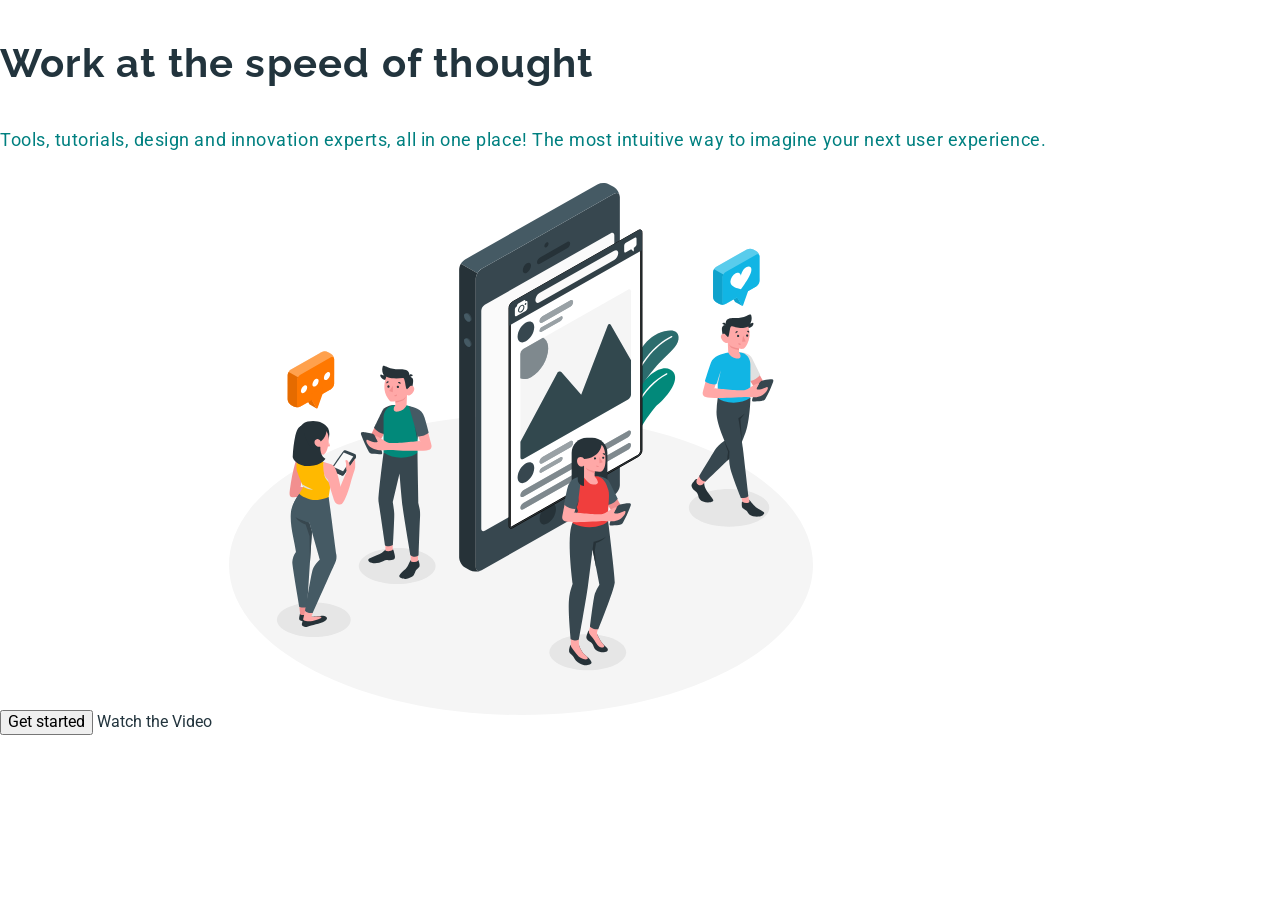
<file: html/module-2/index.html>
<!doctype html>
<html lang="en">
  <head>
    <meta charset="UTF-8" />
    <meta name="viewport" content="width=device-width, initial-scale=1.0" />
    <title>Document</title>

    <link
      rel="stylesheet"
      href="https://cdnjs.cloudflare.com/ajax/libs/modern-normalize/3.0.1/modern-normalize.min.css"
      integrity="sha512-q6WgHqiHlKyOqslT/lgBgodhd03Wp4BEqKeW6nNtlOY4quzyG3VoQKFrieaCeSnuVseNKRGpGeDU3qPmabCANg=="
      crossorigin="anonymous"
      referrerpolicy="no-referrer"
    />

    <link rel="preconnect" href="https://fonts.googleapis.com" />
    <link rel="preconnect" href="https://fonts.gstatic.com" crossorigin />
    <link
      href="https://fonts.googleapis.com/css2?family=Raleway:wght@700&family=Roboto:wght@100..900&display=swap"
      rel="stylesheet"
    />

    <link rel="stylesheet" href="./css/styles.css" />
  </head>
  <body>
    <section id="hero" class="hero-section">
      <h1 class="hero-title">Work at the speed of thought</h1>
      <p class="hero-text text red">
        Tools, tutorials, design and innovation experts, all in one place! The
        most intuitive way to imagine your next user experience.
      </p>

      <button class="hero-btn" type="button">Get started</button>
      <a class="hero-link" href="">Watch the Video</a>

      <img
        class="hero-img"
        src="./images/hero-img.svg"
        alt="characters with devices"
      />
    </section>
  </body>
</html>
</file>
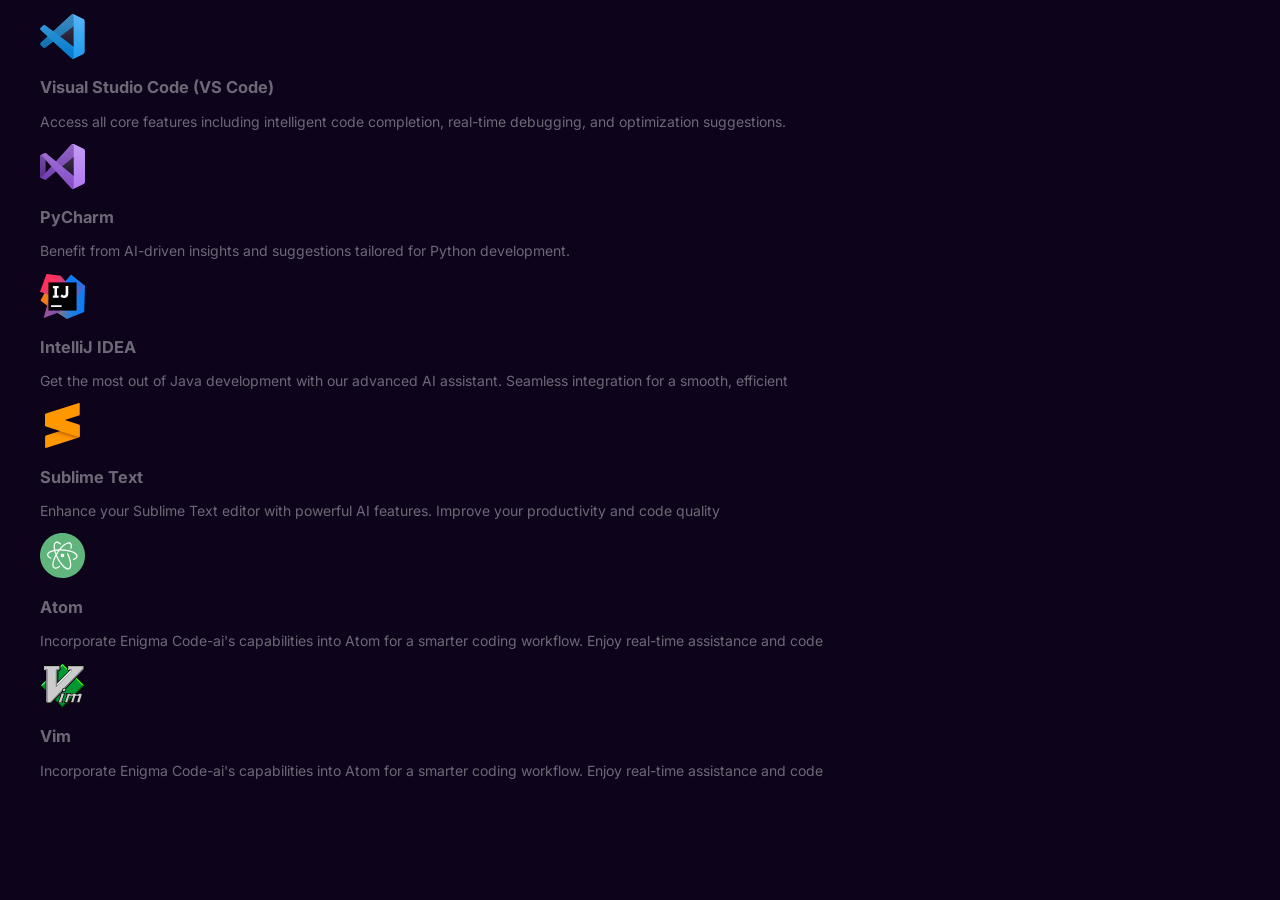
<file: html/module-3/index.html>
<!doctype html>
<html lang="en">
  <head>
    <meta charset="UTF-8" />
    <meta name="viewport" content="width=device-width, initial-scale=1.0" />
    <title>Document</title>

    <link
      rel="stylesheet"
      href="https://cdnjs.cloudflare.com/ajax/libs/modern-normalize/3.0.1/modern-normalize.min.css"
      integrity="sha512-q6WgHqiHlKyOqslT/lgBgodhd03Wp4BEqKeW6nNtlOY4quzyG3VoQKFrieaCeSnuVseNKRGpGeDU3qPmabCANg=="
      crossorigin="anonymous"
      referrerpolicy="no-referrer"
    />

    <link rel="preconnect" href="https://fonts.googleapis.com" />
    <link rel="preconnect" href="https://fonts.gstatic.com" crossorigin />
    <link
      href="https://fonts.googleapis.com/css2?family=Inter:ital,opsz,wght@0,14..32,100..900;1,14..32,100..900&display=swap"
      rel="stylesheet"
    />

    <link rel="stylesheet" href="./css/styles.css" />
  </head>
  <body>
    <section class="section">
      <div class="container">
        <ul class="list">
          <li class="item">
            <img
              src="./images/visual-studio-code.svg"
              alt="visual studio code"
            />
            <h3 class="title">Visual Studio Code (VS Code)</h3>
            <p class="text">
              Access all core features including intelligent code completion,
              real-time debugging, and optimization suggestions.
            </p>
          </li>

          <li class="item">
            <img src="./images/visual-studio.svg" alt="visual studio" />
            <h3 class="title">PyCharm</h3>
            <p class="text">
              Benefit from AI-driven insights and suggestions tailored for
              Python development.
            </p>
          </li>

          <li class="item">
            <img src="./images/intellij-idea.svg" alt="intellij idea" />
            <h3 class="title">IntelliJ IDEA</h3>
            <p class="text">
              Get the most out of Java development with our advanced AI
              assistant. Seamless integration for a smooth, efficient
            </p>
          </li>

          <li class="item">
            <img src="./images/sublime-text.svg" alt="sublime text" />
            <h3 class="title">Sublime Text</h3>
            <p class="text">
              Enhance your Sublime Text editor with powerful AI features.
              Improve your productivity and code quality
            </p>
          </li>

          <li class="item">
            <img src="./images/atom.svg" alt="atom" />
            <h3 class="title">Atom</h3>
            <p class="text">
              Incorporate Enigma Code-ai's capabilities into Atom for a smarter
              coding workflow. Enjoy real-time assistance and code
            </p>
          </li>

          <li class="item">
            <img src="./images/vim.svg" alt="vim" />
            <h3 class="title">Vim</h3>
            <p class="text">
              Incorporate Enigma Code-ai's capabilities into Atom for a smarter
              coding workflow. Enjoy real-time assistance and code
            </p>
          </li>
        </ul>
      </div>
    </section>
  </body>
</html>
</file>
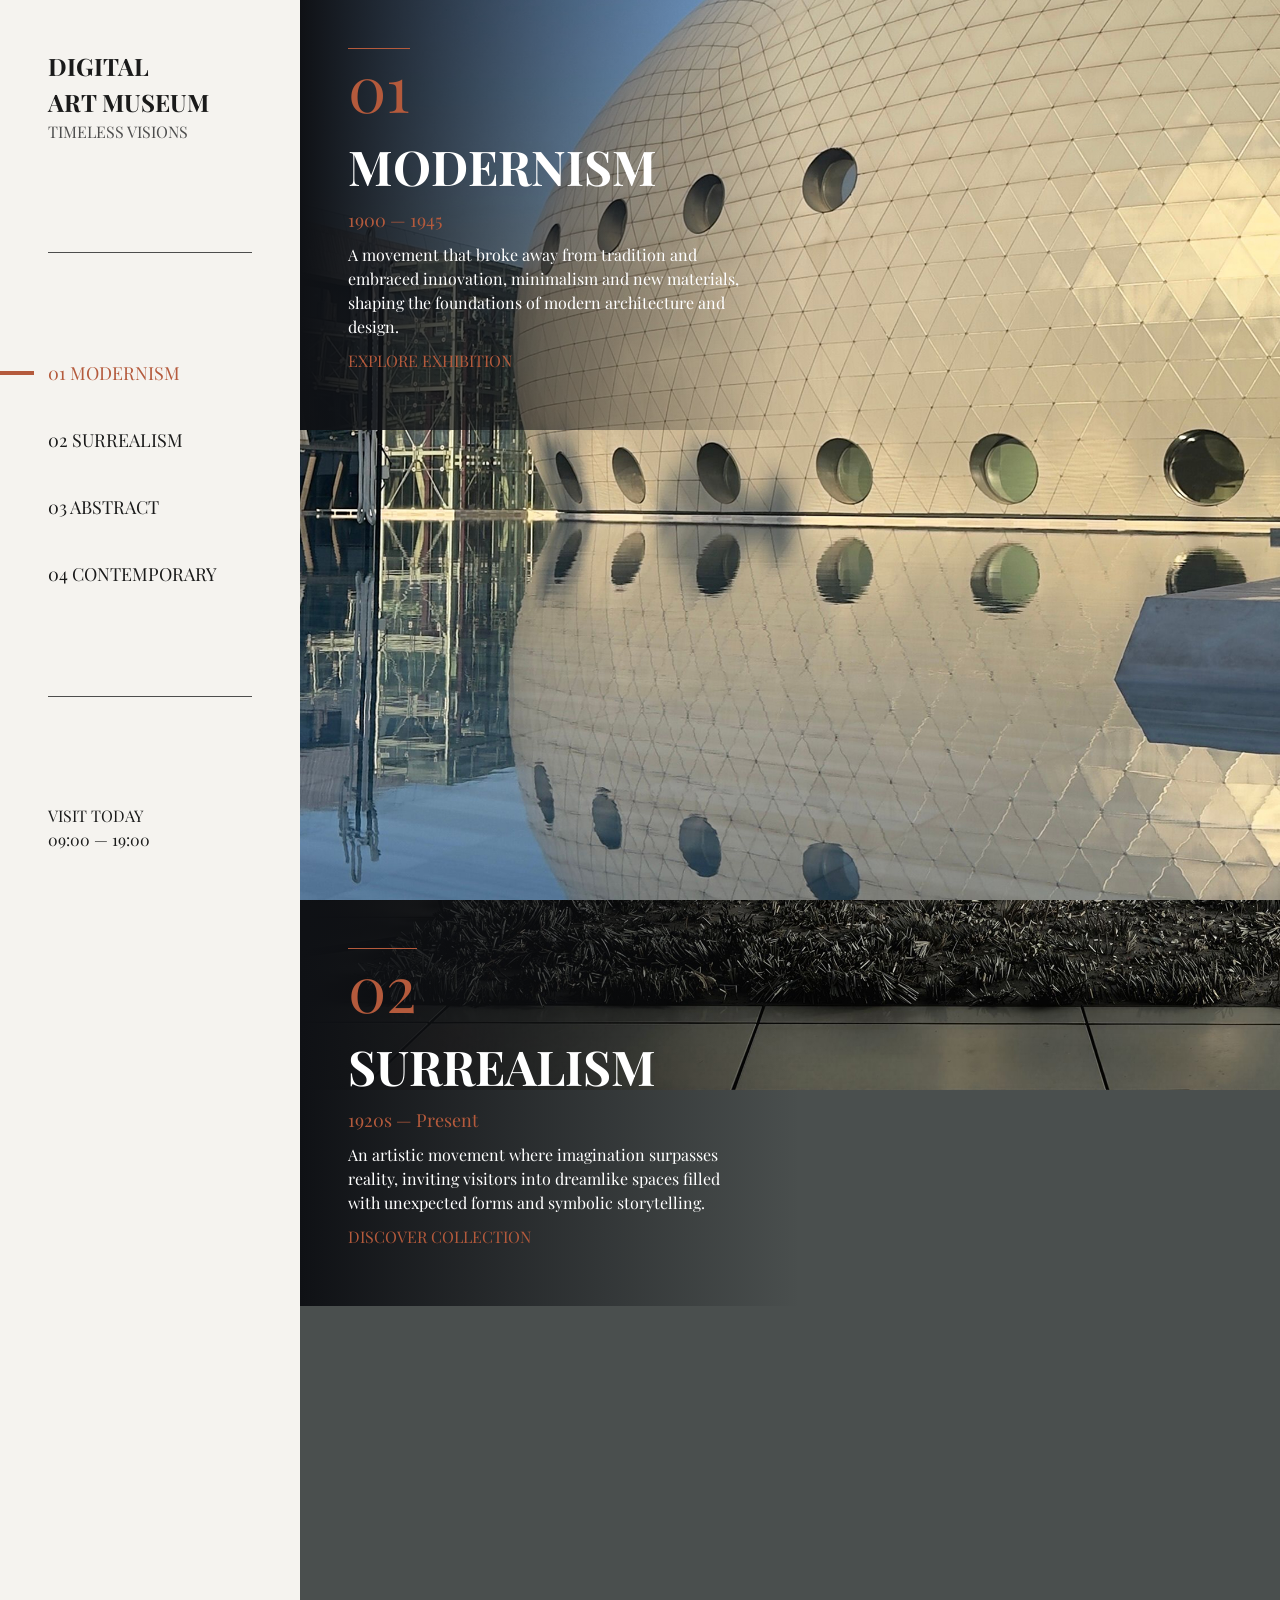
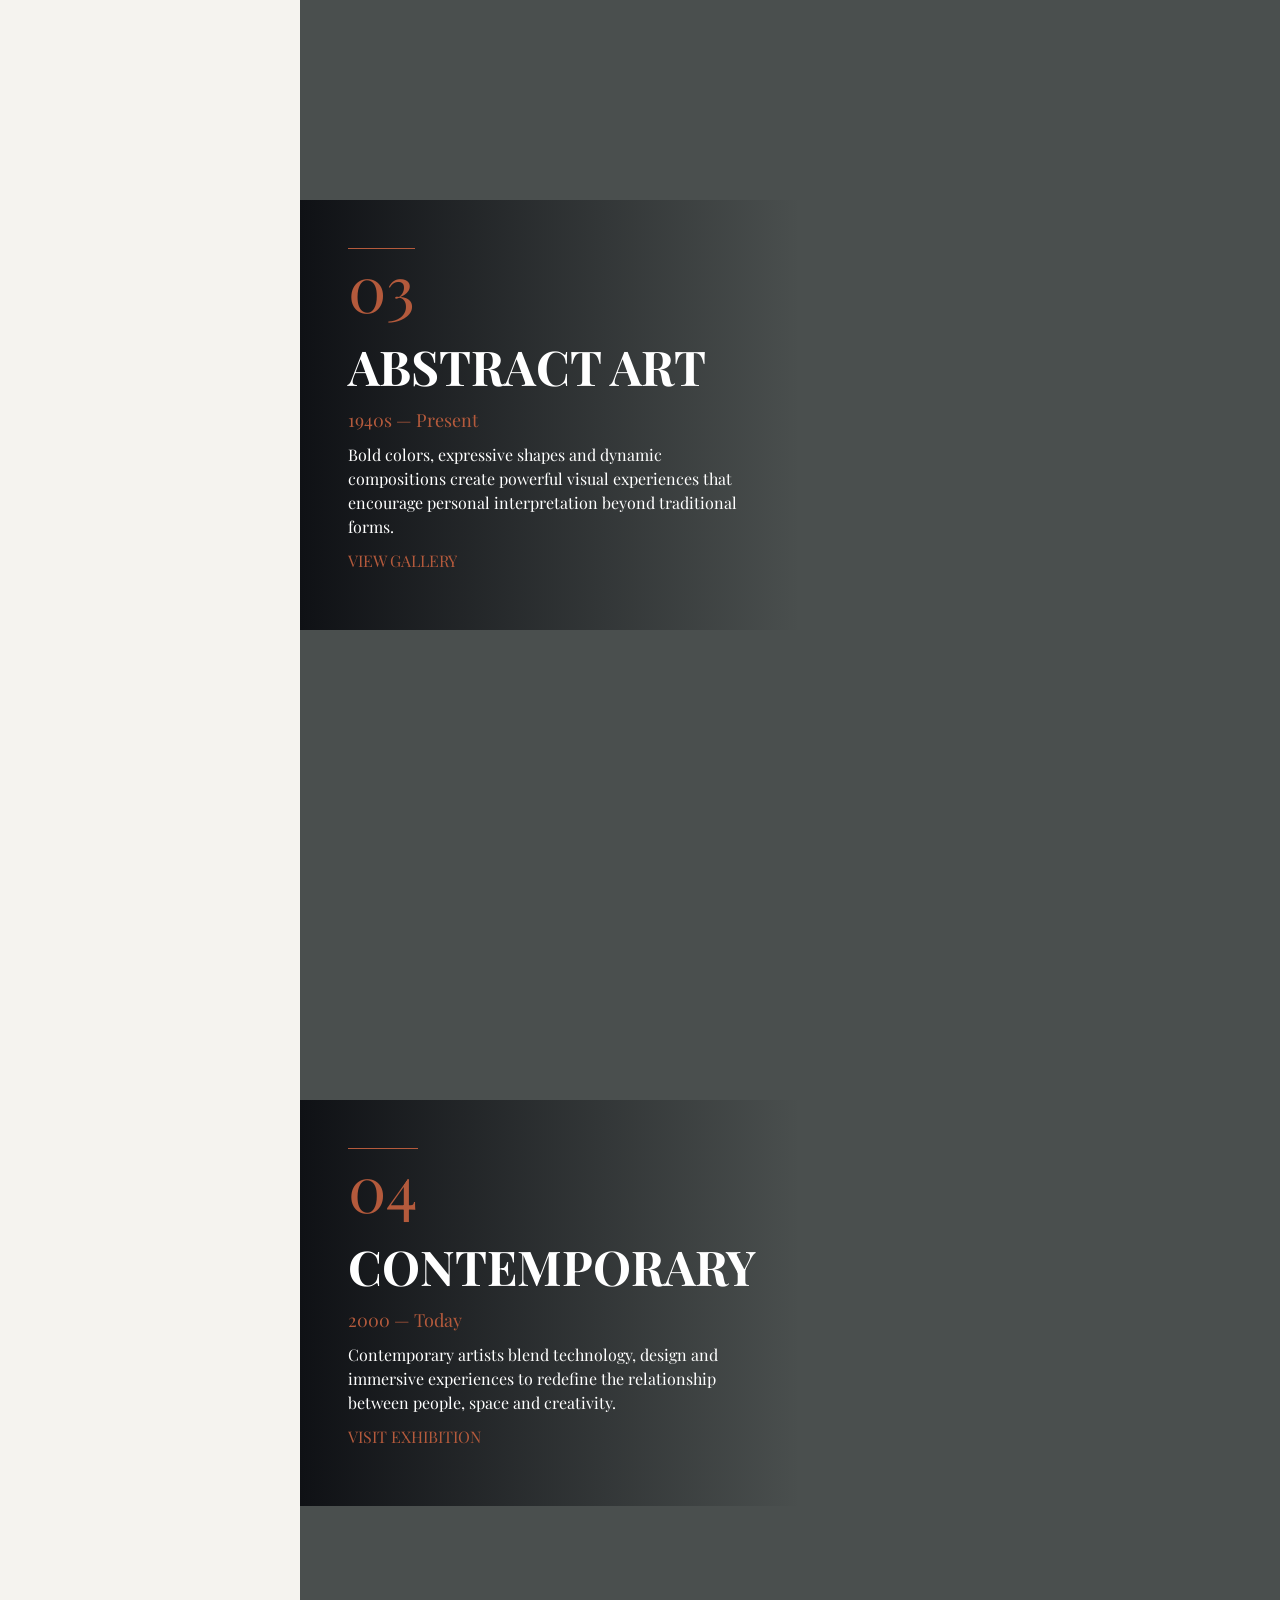
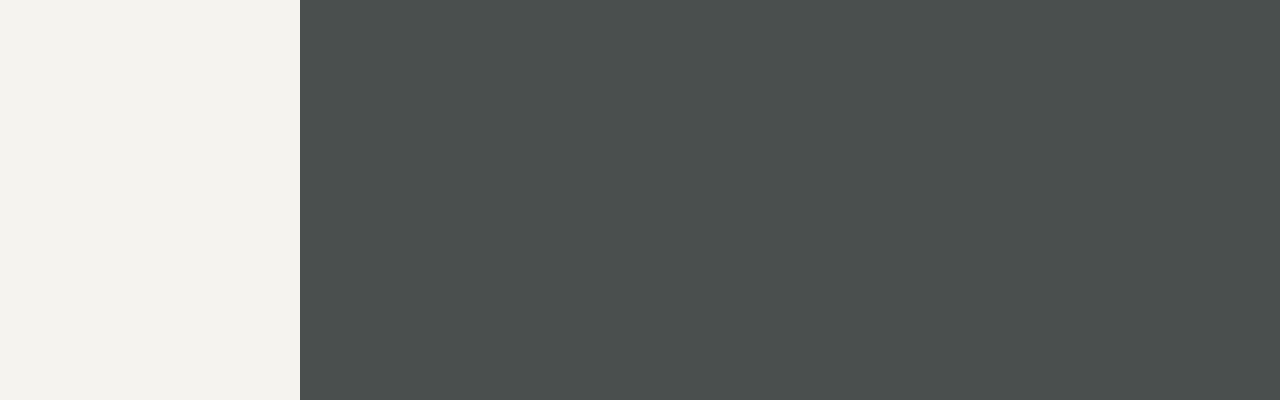
<file: html/module-4/index.html>
<!doctype html>
<html lang="uk">
  <head>
    <meta charset="UTF-8" />
    <meta name="viewport" content="width=device-width, initial-scale=1.0" />
    <meta
      name="description"
      content="Digital Art Museum — онлайн-експозиція мистецьких напрямів."
    />
    <title>Digital Art Museum</title>
    <link
      rel="stylesheet"
      href="https://cdnjs.cloudflare.com/ajax/libs/modern-normalize/3.0.1/modern-normalize.min.css"
      integrity="sha512-q6WgHqiHlKyOqslT/lgBgodhd03Wp4BEqKeW6nNtlOY4quzyG3VoQKFrieaCeSnuVseNKRGpGeDU3qPmabCANg=="
      crossorigin="anonymous"
      referrerpolicy="no-referrer"
    />
    <link rel="preconnect" href="https://fonts.googleapis.com" />
    <link rel="preconnect" href="https://fonts.gstatic.com" crossorigin />
    <link
      href="https://fonts.googleapis.com/css2?family=Playfair+Display:wght@400..900&display=swap"
      rel="stylesheet"
    />
    <link rel="stylesheet" href="./css/styles.css" />
  </head>
  <body>
    <div class="museum">
      <aside class="sidebar">
        <a class="logo" href="./index.html">
          DIGITAL <br />
          ART MUSEUM
          <span>TIMELESS VISIONS</span>
        </a>

        <span class="sidebar-line"></span>

        <nav class="navigation">
          <ol class="navigation-list">
            <li>
              <a
                class="navigation-link is-active"
                href="#modernism"
                aria-current="page"
              >
                01 Modernism
              </a>
            </li>
            <li>
              <a class="navigation-link" href="#surrealism"> 02 Surrealism </a>
            </li>
            <li>
              <a class="navigation-link" href="#abstract"> 03 Abstract </a>
            </li>
            <li>
              <a class="navigation-link" href="#contemporary">
                04 Contemporary
              </a>
            </li>
          </ol>
        </nav>

        <span class="sidebar-line"></span>

        <div class="visit">
          <p>VISIT TODAY</p>
          <span>09:00 — 19:00</span>
        </div>
      </aside>

      <main class="exhibitions">
        <ol class="exhibitions-list">
          <li class="exhibition exhibition-modernism" id="modernism">
            <article class="exhibition-content">
              <span class="exhibition-number">01</span>
              <h2 class="exhibition-title">Modernism</h2>
              <p class="exhibition-period">1900 — 1945</p>
              <p class="exhibition-description">
                A movement that broke away from tradition and embraced
                innovation, minimalism and new materials, shaping the
                foundations of modern architecture and design.
              </p>

              <a class="exhibition-link" href="#modernism"
                >Explore exhibition</a
              >
            </article>
          </li>

          <li class="exhibition exhibition-surrealism" id="surrealism">
            <article class="exhibition-content">
              <span class="exhibition-number">02</span>
              <h2 class="exhibition-title">Surrealism</h2>
              <p class="exhibition-period">1920s — Present</p>
              <p class="exhibition-description">
                An artistic movement where imagination surpasses reality,
                inviting visitors into dreamlike spaces filled with unexpected
                forms and symbolic storytelling.
              </p>
              <a class="exhibition-link" href="#surrealism"
                >Discover collection</a
              >
            </article>
          </li>

          <li class="exhibition exhibition-abstract" id="abstract">
            <article class="exhibition-content">
              <span class="exhibition-number">03</span>
              <h2 class="exhibition-title">Abstract Art</h2>
              <p class="exhibition-period">1940s — Present</p>
              <p class="exhibition-description">
                Bold colors, expressive shapes and dynamic compositions create
                powerful visual experiences that encourage personal
                interpretation beyond traditional forms.
              </p>
              <a class="exhibition-link" href="#abstract">View gallery</a>
            </article>
          </li>

          <li class="exhibition exhibition-contemporary" id="contemporary">
            <article class="exhibition-content">
              <span class="exhibition-number">04</span>
              <h2 class="exhibition-title">Contemporary</h2>
              <p class="exhibition-period">2000 — Today</p>
              <p class="exhibition-description">
                Contemporary artists blend technology, design and immersive
                experiences to redefine the relationship between people, space
                and creativity.
              </p>
              <a class="exhibition-link" href="#contemporary"
                >Visit exhibition</a
              >
            </article>
          </li>
        </ol>
      </main>
    </div>
  </body>
</html>
</file>
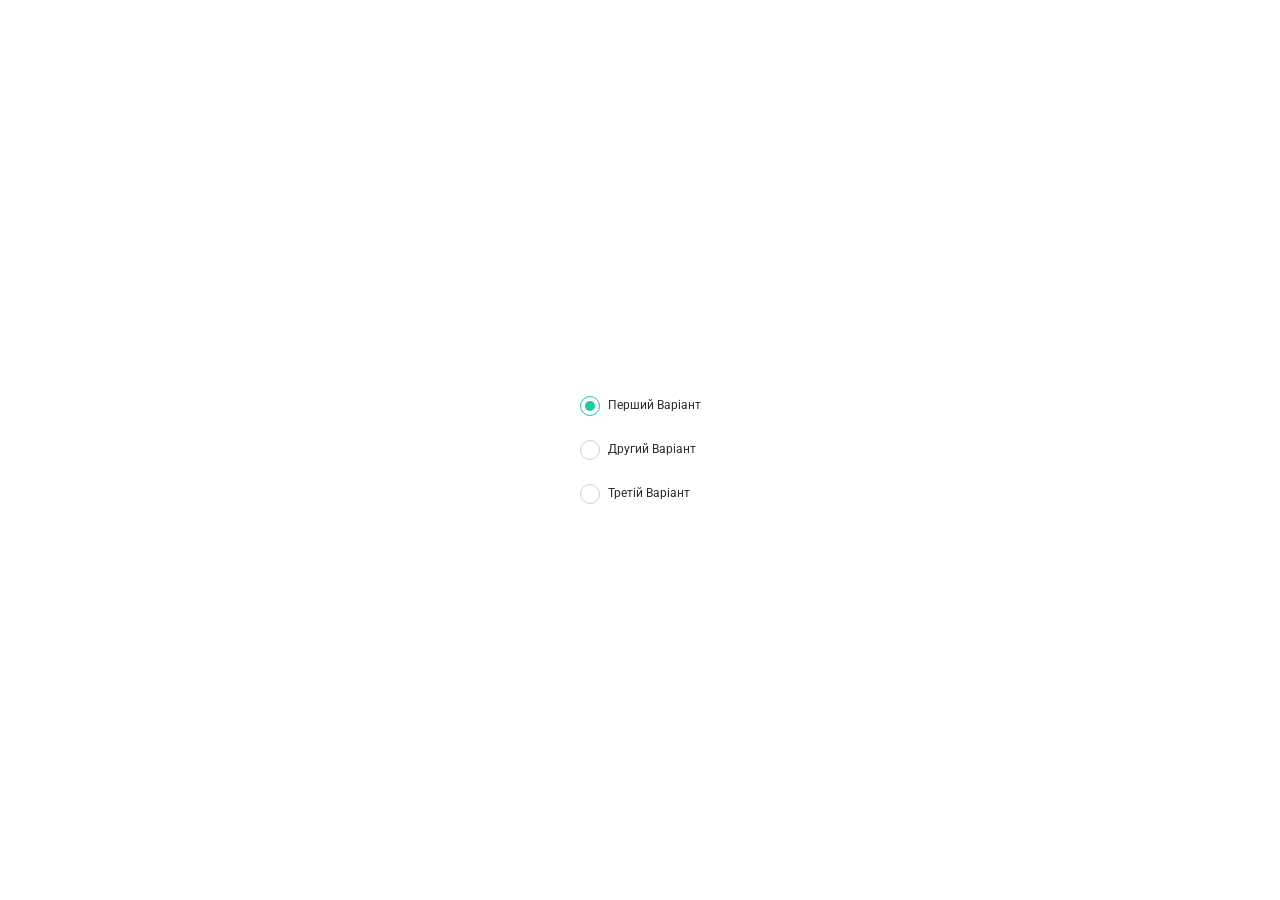
<file: html/module-5/index.html>
<!doctype html>
<html lang="en">
  <head>
    <meta charset="UTF-8" />
    <meta name="viewport" content="width=device-width, initial-scale=1.0" />
    <title>Document</title>
    <link
      rel="stylesheet"
      href="https://cdnjs.cloudflare.com/ajax/libs/modern-normalize/3.0.1/modern-normalize.min.css"
      integrity="sha512-q6WgHqiHlKyOqslT/lgBgodhd03Wp4BEqKeW6nNtlOY4quzyG3VoQKFrieaCeSnuVseNKRGpGeDU3qPmabCANg=="
      crossorigin="anonymous"
      referrerpolicy="no-referrer"
    />

    <link rel="preconnect" href="https://fonts.googleapis.com" />
    <link rel="preconnect" href="https://fonts.gstatic.com" crossorigin />
    <link
      href="https://fonts.googleapis.com/css2?family=Roboto:wght@100..900&display=swap"
      rel="stylesheet"
    />

    <link rel="stylesheet" href="./css/styles.css" />
  </head>
  <body>
    <div class="radio-wrapper">
      <div class="radio-field">
        <input
          class="radio sr-only"
          id="radio-option-1"
          type="radio"
          name="radio-options"
          checked
        />
        <label class="label" for="radio-option-1">
          <span class="custom-radio"></span>Перший варіант</label
        >
      </div>

      <div class="radio-field">
        <input
          class="radio sr-only"
          id="radio-option-2"
          type="radio"
          name="radio-options"
        />
        <label class="label" for="radio-option-2"
          ><span class="custom-radio"></span>Другий варіант</label
        >
      </div>

      <div class="radio-field">
        <input
          class="radio sr-only"
          id="radio-option-3"
          type="radio"
          name="radio-options"
        />
        <label class="label" for="radio-option-3"
          ><span class="custom-radio"></span>Третій варіант</label
        >
      </div>
    </div>
  </body>
</html>
</file>
<file: html/module-2/css/styles.css>
body {
  font-family: 'Roboto', sans-serif;
  background-color: #fff;
  font-size: 16px;
  color: #22343d;
}

a {
  color: currentColor;
  /* color: inherit; */
  text-decoration: none;
}

ul,
ol {
  list-style-type: none;
}

button {
  cursor: pointer;
}

.hero-title {
  font-family: 'Raleway', sans-serif;
  font-size: 40px;
  line-height: 1.5;
  letter-spacing: 0.03em;
}

.hero-text.text {
  font-size: 18px;
  line-height: 1.56;
  letter-spacing: 0.03em;
  color: teal;
}
</file>
<file: html/module-3/css/styles.css>
body {
  font-family: 'Inter', sans-serif;
  background-color: #0d041c;
  color: rgba(255, 255, 255, 0.4);
  font-size: 14px;
}

ul {
  list-style-type: none;
}
</file>
<file: html/module-4/css/styles.css>
html {
  scroll-behavior: smooth;
}

body {
  font-family: 'Playfair Display', serif;
  color: #fff;
  font-size: 16px;
  background: #f5f3ef;
}

a {
  color: inherit;
  text-decoration: none;
}

ul,
ol {
  padding: 0;
  margin: 0;
  list-style-type: none;
}

h1,
h2,
h3,
h4,
h5,
h6,
p {
  margin: 0;
}

.museum {
  display: flex;
  max-width: 1440px;
  margin: 0 auto;
}

.sidebar {
  position: sticky;
  top: 0;
  display: flex;
  flex-direction: column;
  gap: 40px;
  justify-content: space-between;
  height: 100vh;
  width: 300px;
  padding: 48px;
}

.logo {
  display: flex;
  flex-direction: column;
  font-weight: 700;
  font-size: 24px;
  line-height: 1.5;
  text-transform: uppercase;
  color: #1a1a1a;
}

.logo span {
  font-weight: 400;
  font-size: 16px;
  line-height: 1.5;
  text-transform: uppercase;
  color: #4d4d4d;
}

.sidebar-line {
  height: 1px;
  width: 100%;
  flex-shrink: 0;
  background-color: #4d4d4d;
}

.navigation-list {
  display: flex;
  flex-direction: column;
  gap: 40px;
}

.navigation-link {
  position: relative;
  font-size: 18px;
  line-height: 1.5;
  text-transform: uppercase;
  color: #1a1a1a;

  transition: color 250ms ease-in-out;
}

.navigation-link:hover,
.navigation-link:focus,
.navigation-link.is-active {
  color: #b45a3c;
}

.navigation-link.is-active::before {
  content: '';
  position: absolute;
  top: 50%;
  right: calc(100% + 14px);

  transform: translateY(-50%);

  width: 34px;
  height: 4px;

  background: #b45a3c;
}

.visit {
  line-height: 1.5;
  text-transform: uppercase;
  color: #1a1a1a;
}

.exhibitions {
  flex-grow: 1;
}

.exhibition {
  min-height: min(100vh, 1100px);
  background-color: #4a4f4e;
  background-size: cover;
  background-position: center;
  background-repeat: no-repeat;
  background-attachment: fixed;
}

.exhibition-modernism {
  background-image: url(../images/modernism.jpg);
}

.exhibition-surrealism {
  background-image: url(../images/sur.jpg);
}

.exhibition-abstract {
  background-image: url(../images/abstarct.jpg);
}

.exhibition-contemporary {
  background-image: url(../images/CONTEMPORARY.jpg);
}

.exhibition-content {
  width: 500px;
  padding: 48px;

  background: linear-gradient(270deg, rgba(15, 17, 21, 0) 0%, #0f1115 100%);
}

.exhibition-number {
  display: inline-block;
  margin-bottom: 10px;
  border-top: 1px solid #b45a3c;

  font-size: 64px;
  line-height: 1.1875;
  color: #b45a3c;
}

.exhibition-title {
  margin-bottom: 10px;
  font-size: 48px;
  line-height: 1.33;
  text-transform: uppercase;
}

.exhibition-period {
  margin-bottom: 10px;
  color: #b45a3c;
  font-size: 18px;
  line-height: 1.33;
}

.exhibition-description {
  margin-bottom: 10px;
  line-height: 1.5;
}

.exhibition-link {
  position: relative;
  display: inline-block;
  overflow: hidden;
  padding-bottom: 6px;
  line-height: 1.5;
  text-transform: uppercase;
  color: #b45a3c;
}

.exhibition-link::after {
  content: '';
  position: absolute;
  left: 0;
  bottom: 0;

  width: 100%;
  height: 2px;

  /* transform: translateY(0); */
  transform: scaleX(0);
  transform-origin: right;

  background: #b45a3c;

  transition: transform 250ms ease-in-out;
}

.exhibition-link:hover::after,
.exhibition-link:focus::after {
  transform: scaleX(1);
  transform-origin: left;

  /* transform: translateY(-4px); */
}
</file>
<file: html/module-5/css/styles.css>
body {
  font-family: 'Roboto', sans-serif;
  background-color: #fff;
  color: #2c2c2e;
  display: flex;
  align-items: center;
  justify-content: center;
  min-height: 100vh;
}

.sr-only {
  position: absolute;
  white-space: nowrap;
  width: 1px;
  height: 1px;
  overflow: hidden;
  border: 0;
  padding: 0;
  clip: rect(0 0 0 0);
  clip-path: inset(100%);
  margin: -1px;
}

.radio-wrapper {
  display: flex;
  flex-direction: column;
  gap: 24px;
}

.label {
  display: flex;
  align-items: center;
  gap: 8px;

  font-size: 12px;
  text-transform: capitalize;
}

.custom-radio {
  position: relative;
  width: 20px;
  height: 20px;
  border: 1px solid currentColor;
  border-radius: 50%;
  color: #d1d1d6;
}

.custom-radio::after {
  content: '';
  position: absolute;
  top: 50%;
  left: 50%;
  transform: translate(-50%, -50%);

  width: 10px;
  height: 10px;
  border-radius: 50%;
  background-color: currentColor;
  opacity: 0;
}

.label:hover .custom-radio {
  color: #aeaeb2;
}

.radio:focus-visible + .label > .custom-radio {
  color: #aeaeb2;
  outline: 1px solid #008cff;
  outline-offset: 1px;
}

.radio:disabled + .label > .custom-radio {
  color: rgba(209, 209, 214, 0.5);
}

.radio:disabled + .label {
  color: rgba(44, 44, 46, 0.5);
}

.radio:checked + .label > .custom-radio {
  color: #1dc9a0;
}

.radio:checked + .label > .custom-radio::after {
  opacity: 1;
}

.radio:checked + .label:hover > .custom-radio {
  color: #1ca080;
}

.radio:focus-visible:checked + .label > .custom-radio {
  color: #1ca080;
}

.radio:checked:disabled + .label > .custom-radio {
  color: rgba(29, 201, 160, 0.5);
}
</file>
